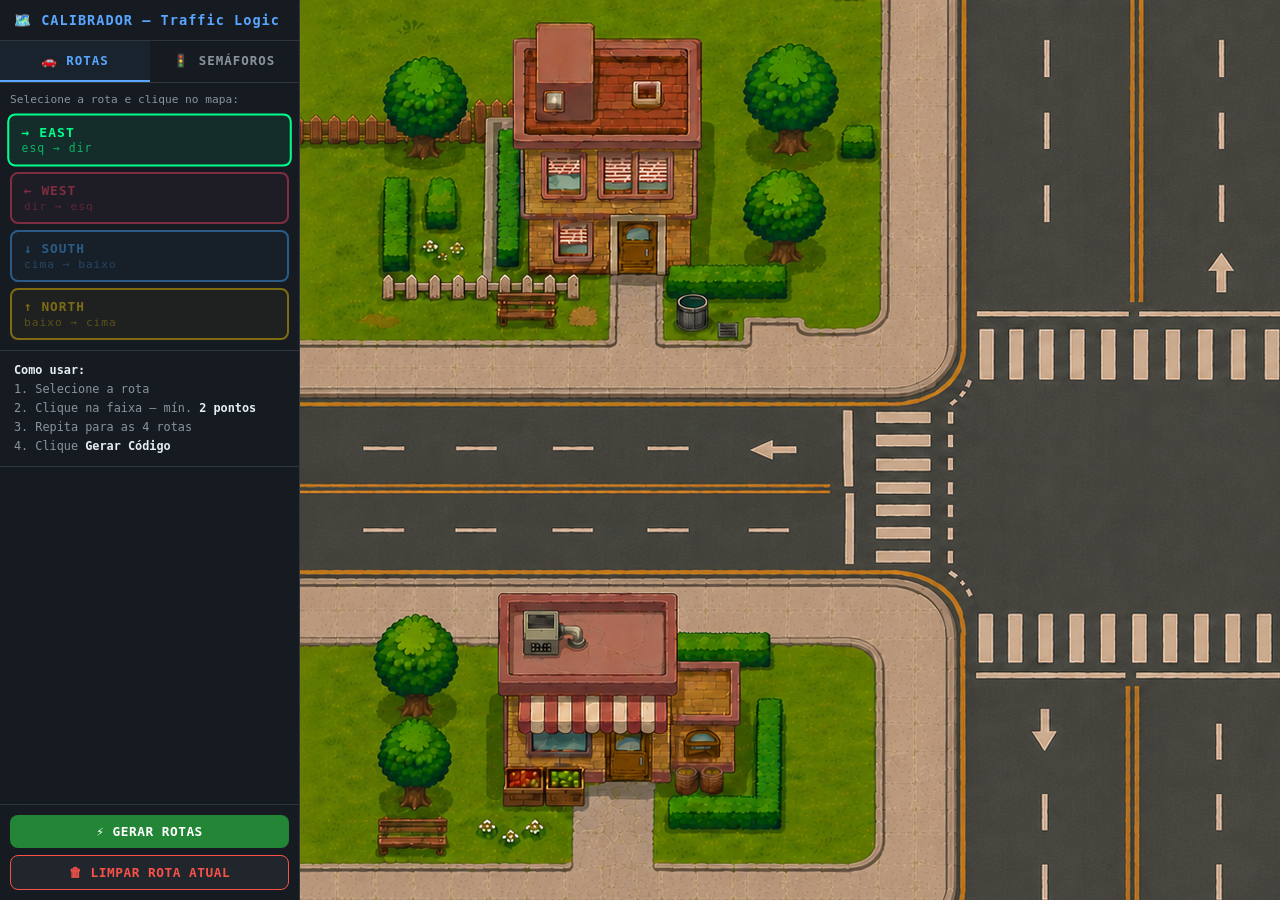
<file: calibrar rotas.html>
<!DOCTYPE html>
<html lang="pt-BR">
<head>
  <meta charset="UTF-8"/>
  <title>Calibrador — Traffic Logic</title>
  <style>
    * { box-sizing: border-box; margin: 0; padding: 0; }
    body { background: #0d1117; color: #e6edf3; font-family: monospace; display: flex; height: 100vh; overflow: hidden; }

    #painel {
      width: 300px; flex-shrink: 0;
      background: #161b22; border-right: 1px solid #30363d;
      display: flex; flex-direction: column; overflow: hidden;
    }

    /* Abas */
    .tabs { display: flex; border-bottom: 1px solid #30363d; }
    .tab {
      flex: 1; padding: 12px; text-align: center; cursor: pointer;
      font-size: 0.78rem; font-weight: bold; letter-spacing: 1px;
      color: #8b949e; border-bottom: 2px solid transparent;
      transition: all 0.15s;
    }
    .tab.ativo { color: #58a6ff; border-bottom-color: #58a6ff; background: rgba(88,166,255,0.05); }

    .tab-content { display: none; flex-direction: column; flex: 1; overflow: hidden; }
    .tab-content.ativo { display: flex; }

    /* Botões de rota/semáforo */
    #controles, #controles-sem { padding: 10px; border-bottom: 1px solid #30363d; display: flex; flex-direction: column; gap: 6px; }

    .item-btn {
      padding: 9px 12px; border-radius: 8px; border: 2px solid transparent;
      cursor: pointer; font-family: monospace; font-size: 0.8rem; font-weight: bold;
      letter-spacing: 1px; transition: all 0.15s; text-align: left;
    }
    .item-btn small { font-weight: normal; opacity: 0.65; display: block; font-size: 0.7rem; margin-top: 2px; }
    .item-btn.ativo { opacity: 1 !important; transform: scale(1.02); }
    .item-btn:not(.ativo) { opacity: 0.45; }

    .btn-EAST   { background: rgba(0,255,136,0.08);  border-color: #00ff88; color: #00ff88; }
    .btn-WEST   { background: rgba(255,68,102,0.08); border-color: #ff4466; color: #ff4466; }
    .btn-SOUTH  { background: rgba(68,170,255,0.08); border-color: #44aaff; color: #44aaff; }
    .btn-NORTH  { background: rgba(255,204,0,0.08);  border-color: #ffcc00; color: #ffcc00; }
    .btn-SEM    { background: rgba(255,180,0,0.08);  border-color: #ffb400; color: #ffb400; }
    .btn-SEM.ativo { border-color: #ffb400; }

    #instrucao, #instrucao-sem {
      padding: 10px 14px; font-size: 0.74rem; color: #8b949e;
      line-height: 1.6; border-bottom: 1px solid #30363d;
    }
    #instrucao strong, #instrucao-sem strong { color: #e6edf3; }

    #pontos-lista, #sem-lista { flex: 1; overflow-y: auto; padding: 10px; }

    .ponto-item {
      display: flex; justify-content: space-between; align-items: center;
      padding: 5px 9px; margin-bottom: 4px;
      background: #0d1117; border-radius: 6px; font-size: 0.78rem;
    }
    .ponto-item .coord { color: #79c0ff; }
    .ponto-item .del { background: none; border: none; color: #f85149; cursor: pointer; font-size: 1rem; padding: 0 4px; }

    .sem-item {
      display: flex; justify-content: space-between; align-items: center;
      padding: 7px 10px; margin-bottom: 5px;
      background: #0d1117; border-radius: 8px; font-size: 0.78rem;
      border: 1px solid #21262d;
    }
    .sem-item .sem-label { color: #ffb400; font-weight: bold; }
    .sem-item .sem-coord { color: #79c0ff; font-size: 0.72rem; margin-top: 2px; }
    .sem-item .del { background: none; border: none; color: #f85149; cursor: pointer; font-size: 1rem; padding: 0 4px; }

    #acoes, #acoes-sem {
      padding: 10px; display: flex; flex-direction: column; gap: 7px;
      border-top: 1px solid #30363d;
    }
    .btn-acao {
      padding: 9px; border-radius: 8px; border: none; cursor: pointer;
      font-family: monospace; font-size: 0.8rem; font-weight: bold; letter-spacing: 0.5px;
    }
    .btn-gerar   { background: #238636; color: #fff; }
    .btn-limpar  { background: #21262d; color: #f85149; border: 1px solid #f85149; }
    .btn-acao:hover { filter: brightness(1.2); }

    /* Mapa */
    #mapa-area { flex: 1; position: relative; overflow: auto; background: #000; }
    #mapa-container { position: relative; display: inline-block; cursor: crosshair; }
    #mapa-img { display: block; max-none: none; }
    #overlay { position: absolute; top: 0; left: 0; pointer-events: none; }

    /* Modal output */
    #output-modal {
      display: none; position: fixed; inset: 0;
      background: rgba(0,0,0,0.82); z-index: 999;
      align-items: center; justify-content: center;
    }
    #output-modal.vis { display: flex; }
    #output-box {
      background: #161b22; border: 1px solid #30363d; border-radius: 12px;
      padding: 22px; width: min(900px, 95vw); max-height: 82vh;
      display: flex; flex-direction: column; gap: 10px;
    }
    #output-box h2 { color: #58a6ff; font-size: 0.92rem; }
    #output-code {
      flex: 1; overflow-y: auto; background: #0d1117; border: 1px solid #30363d;
      border-radius: 8px; padding: 14px; font-size: 0.8rem; line-height: 1.6;
      color: #e6edf3; white-space: pre;
    }
    #output-btns { display: flex; gap: 8px; }
    .btn-copiar { background: #1f6feb; color: #fff; border: none; border-radius: 8px; padding: 9px 18px; cursor: pointer; font-family: monospace; font-weight: bold; }
    .btn-fechar { background: #21262d; color: #e6edf3; border: 1px solid #30363d; border-radius: 8px; padding: 9px 18px; cursor: pointer; font-family: monospace; }

    /* Cursor de semáforo */
    #mapa-container.modo-sem { cursor: cell; }
  </style>
</head>
<body>

<div id="painel">
  <h1 style="padding:12px 14px;font-size:0.85rem;color:#58a6ff;border-bottom:1px solid #30363d;letter-spacing:1px;">🗺️ CALIBRADOR — Traffic Logic</h1>

  <!-- Abas -->
  <div class="tabs">
    <div class="tab ativo" onclick="mudarAba('rotas')">🚗 ROTAS</div>
    <div class="tab"       onclick="mudarAba('semaforos')">🚦 SEMÁFOROS</div>
  </div>

  <!-- ABA ROTAS -->
  <div class="tab-content ativo" id="aba-rotas">
    <div id="controles">
      <p style="font-size:0.7rem;color:#8b949e;margin-bottom:2px;">Selecione a rota e clique no mapa:</p>
      <button class="item-btn btn-EAST  ativo" onclick="selecionarRota('EAST') ">→ EAST  <small>esq → dir</small></button>
      <button class="item-btn btn-WEST"        onclick="selecionarRota('WEST') ">← WEST  <small>dir → esq</small></button>
      <button class="item-btn btn-SOUTH"       onclick="selecionarRota('SOUTH')">↓ SOUTH <small>cima → baixo</small></button>
      <button class="item-btn btn-NORTH"       onclick="selecionarRota('NORTH')">↑ NORTH <small>baixo → cima</small></button>
    </div>
    <div id="instrucao">
      <strong>Como usar:</strong><br>
      1. Selecione a rota<br>
      2. Clique na faixa — mín. <strong>2 pontos</strong><br>
      3. Repita para as 4 rotas<br>
      4. Clique <strong>Gerar Código</strong>
    </div>
    <div id="pontos-lista"></div>
    <div id="acoes">
      <button class="btn-acao btn-gerar"  onclick="gerarCodigoRotas()">⚡ GERAR ROTAS</button>
      <button class="btn-acao btn-limpar" onclick="limparRota()">🗑 LIMPAR ROTA ATUAL</button>
    </div>
  </div>

  <!-- ABA SEMÁFOROS -->
  <div class="tab-content" id="aba-semaforos">
    <div id="controles-sem">
      <p style="font-size:0.7rem;color:#8b949e;margin-bottom:2px;">Selecione o semáforo e clique no mapa:</p>
      <button class="item-btn btn-SOUTH ativo" onclick="selecionarSem('SOUTH','1')">↓ SOUTH — Grupo 1 <small>entrada de cima</small></button>
      <button class="item-btn btn-NORTH"       onclick="selecionarSem('NORTH','1')">↑ NORTH — Grupo 1 <small>entrada de baixo</small></button>
      <button class="item-btn btn-EAST"        onclick="selecionarSem('EAST', '2')">→ EAST  — Grupo 2 <small>entrada da esquerda</small></button>
      <button class="item-btn btn-WEST"        onclick="selecionarSem('WEST', '2')">← WEST  — Grupo 2 <small>entrada da direita</small></button>
    </div>
    <div id="instrucao-sem">
      <strong>Como usar:</strong><br>
      1. Selecione o semáforo<br>
      2. Clique <strong>1 vez</strong> no local exato<br>
      3. Repita para os 4 semáforos<br>
      4. Clique <strong>Gerar Código</strong>
    </div>
    <div id="sem-lista"></div>
    <div id="acoes-sem">
      <button class="btn-acao btn-gerar"  onclick="gerarCodigoSem()">⚡ GERAR SEMÁFOROS</button>
      <button class="btn-acao btn-limpar" onclick="limparSem()">🗑 LIMPAR SELECIONADO</button>
    </div>
  </div>
</div>

<!-- Mapa -->
<div id="mapa-area">
  <div id="mapa-container">
    <img id="mapa-img" src="assets/img/mapas/mapa1.png" alt="mapa"/>
    <canvas id="overlay"></canvas>
  </div>
</div>

<!-- Modal -->
<div id="output-modal">
  <div id="output-box">
    <h2 id="output-titulo">📋 Código gerado</h2>
    <pre id="output-code"></pre>
    <div id="output-btns">
      <button class="btn-copiar" onclick="copiarCodigo()">📋 COPIAR</button>
      <button class="btn-fechar" onclick="fecharModal()">FECHAR</button>
    </div>
  </div>
</div>

<script>
// ── Estado ──────────────────────────────────
const CORES_ROTA = { EAST:'#00ff88', WEST:'#ff4466', SOUTH:'#44aaff', NORTH:'#ffcc00' };
const ROTAS  = { EAST:[], WEST:[], SOUTH:[], NORTH:[] };
const SEMS   = { SOUTH: null, NORTH: null, EAST: null, WEST: null };
const SEM_GRUPOS = { SOUTH:'1', NORTH:'1', EAST:'2', WEST:'2' };

let rotaAtiva = 'EAST';
let semAtivo  = 'SOUTH';
let abaAtiva  = 'rotas';

const mapaImg   = document.getElementById('mapa-img');
const overlay   = document.getElementById('overlay');
const ctx       = overlay.getContext('2d');
const container = document.getElementById('mapa-container');

// ── Canvas ───────────────────────────────────
mapaImg.onload = () => {
  overlay.width  = mapaImg.naturalWidth;
  overlay.height = mapaImg.naturalHeight;
  overlay.style.width  = mapaImg.offsetWidth  + 'px';
  overlay.style.height = mapaImg.offsetHeight + 'px';
  redesenhar();
};
if (mapaImg.complete) {
  overlay.width  = mapaImg.naturalWidth;
  overlay.height = mapaImg.naturalHeight;
}
window.addEventListener('resize', () => {
  overlay.style.width  = mapaImg.offsetWidth  + 'px';
  overlay.style.height = mapaImg.offsetHeight + 'px';
});

// ── Clique no mapa ───────────────────────────
container.addEventListener('click', e => {
  const rect   = mapaImg.getBoundingClientRect();
  const scaleX = mapaImg.naturalWidth  / mapaImg.offsetWidth;
  const scaleY = mapaImg.naturalHeight / mapaImg.offsetHeight;
  const x = Math.round((e.clientX - rect.left)  * scaleX);
  const y = Math.round((e.clientY - rect.top)   * scaleY);

  if (abaAtiva === 'rotas') {
    ROTAS[rotaAtiva].push({ x, y });
    atualizarListaRotas();
  } else {
    SEMS[semAtivo] = { x, y };
    atualizarListaSems();
  }
  redesenhar();
});

// ── Abas ─────────────────────────────────────
function mudarAba(aba) {
  abaAtiva = aba;
  document.querySelectorAll('.tab').forEach((t,i) => t.classList.toggle('ativo', (i===0&&aba==='rotas')||(i===1&&aba==='semaforos')));
  document.getElementById('aba-rotas').classList.toggle('ativo', aba==='rotas');
  document.getElementById('aba-semaforos').classList.toggle('ativo', aba==='semaforos');
  container.classList.toggle('modo-sem', aba==='semaforos');
  redesenhar();
}

// ── Rotas ─────────────────────────────────────
function selecionarRota(r) {
  rotaAtiva = r;
  document.querySelectorAll('#controles .item-btn').forEach(b => b.classList.remove('ativo'));
  document.querySelector('.btn-' + r).classList.add('ativo');
  atualizarListaRotas();
}

function atualizarListaRotas() {
  const lista = document.getElementById('pontos-lista');
  const pts   = ROTAS[rotaAtiva];
  if (!pts.length) { lista.innerHTML = `<p style="color:#8b949e;font-size:0.74rem;padding:8px">Nenhum ponto para ${rotaAtiva}</p>`; return; }
  lista.innerHTML = pts.map((p,i) => `
    <div class="ponto-item">
      <span style="color:${CORES_ROTA[rotaAtiva]}">WP${i}</span>
      <span class="coord">x:${p.x} y:${p.y}</span>
      <button class="del" onclick="removerPonto(${i})">✕</button>
    </div>`).join('');
}

function removerPonto(i) { ROTAS[rotaAtiva].splice(i,1); atualizarListaRotas(); redesenhar(); }
function limparRota()     { ROTAS[rotaAtiva]=[]; atualizarListaRotas(); redesenhar(); }

// ── Semáforos ─────────────────────────────────
function selecionarSem(dir, grupo) {
  semAtivo = dir;
  document.querySelectorAll('#controles-sem .item-btn').forEach(b => b.classList.remove('ativo'));
  event.currentTarget.classList.add('ativo');
  atualizarListaSems();
}

function atualizarListaSems() {
  const lista = document.getElementById('sem-lista');
  const entradas = Object.entries(SEMS);
  if (entradas.every(([,v]) => !v)) {
    lista.innerHTML = `<p style="color:#8b949e;font-size:0.74rem;padding:8px">Nenhum semáforo posicionado ainda</p>`;
    return;
  }
  lista.innerHTML = entradas.map(([dir, pos]) => pos ? `
    <div class="sem-item">
      <div>
        <div class="sem-label">SEM_${dir} (G${SEM_GRUPOS[dir]})</div>
        <div class="sem-coord">x:${pos.x} y:${pos.y}</div>
      </div>
      <button class="del" onclick="removerSem('${dir}')">✕</button>
    </div>` : '').join('');
}

function removerSem(dir) { SEMS[dir]=null; atualizarListaSems(); redesenhar(); }
function limparSem()      { SEMS[semAtivo]=null; atualizarListaSems(); redesenhar(); }

// ── Redesenhar ────────────────────────────────
function redesenhar() {
  ctx.clearRect(0, 0, overlay.width, overlay.height);

  // Rotas
  Object.entries(ROTAS).forEach(([dir, pts]) => {
    if (!pts.length) return;
    const cor = CORES_ROTA[dir];
    ctx.strokeStyle = cor; ctx.lineWidth = 3; ctx.setLineDash([10,6]);
    ctx.beginPath();
    pts.forEach((p,i) => i===0 ? ctx.moveTo(p.x,p.y) : ctx.lineTo(p.x,p.y));
    ctx.stroke(); ctx.setLineDash([]);
    pts.forEach((p,i) => {
      ctx.beginPath(); ctx.arc(p.x,p.y,8,0,Math.PI*2);
      ctx.fillStyle=cor; ctx.fill();
      ctx.fillStyle='#000'; ctx.font='bold 11px monospace';
      ctx.textAlign='center'; ctx.textBaseline='middle';
      ctx.fillText(i,p.x,p.y);
    });
    if (pts[0]) {
      ctx.fillStyle=cor; ctx.font='bold 13px monospace';
      ctx.textAlign='left'; ctx.textBaseline='top';
      ctx.fillText(dir, pts[0].x+12, pts[0].y-20);
    }
  });

  // Semáforos
  Object.entries(SEMS).forEach(([dir, pos]) => {
    if (!pos) return;
    const cor = '#ffb400';
    // Círculo externo
    ctx.beginPath(); ctx.arc(pos.x, pos.y, 16, 0, Math.PI*2);
    ctx.fillStyle = 'rgba(255,180,0,0.2)'; ctx.fill();
    ctx.strokeStyle = cor; ctx.lineWidth = 2.5; ctx.stroke();
    // Ícone 🚦 simulado: 3 bolinhas
    [0,1,2].forEach(i => {
      ctx.beginPath(); ctx.arc(pos.x, pos.y - 10 + i*10, 3, 0, Math.PI*2);
      ctx.fillStyle = i===0?'#e74c3c':i===1?'#f0a500':'#27ae60'; ctx.fill();
    });
    // Label
    ctx.fillStyle = cor; ctx.font = 'bold 12px monospace';
    ctx.textAlign = 'center'; ctx.textBaseline = 'top';
    ctx.fillText(`SEM_${dir}`, pos.x, pos.y + 20);
    ctx.fillStyle = 'rgba(255,180,0,0.7)'; ctx.font = '10px monospace';
    ctx.fillText(`G${SEM_GRUPOS[dir]}`, pos.x, pos.y + 33);
  });
}

// ── Gerar código ──────────────────────────────
function gerarCodigoRotas() {
  const vazias = Object.entries(ROTAS).filter(([,pts]) => pts.length < 2).map(([d]) => d);
  if (vazias.length) { alert(`Precisam de ≥2 pontos:\n${vazias.join(', ')}`); return; }

  const labels = { EAST:'→ Oeste para Leste', WEST:'← Leste para Oeste', SOUTH:'↓ Norte para Sul', NORTH:'↑ Sul para Norte' };
  const linhas = ['const ROTAS_MAPA = {', '  1: ['];
  Object.entries(ROTAS).forEach(([dir,pts],idx,arr) => {
    linhas.push(`    // ${labels[dir]}`);
    linhas.push(`    { direcao: '${dir}', waypoints: [`);
    pts.forEach((p,i) => linhas.push(`      { x: ${p.x}, y: ${p.y} }${i<pts.length-1?',':''}`));
    linhas.push(`    ] }${idx<arr.length-1?',':''}`);
  });
  linhas.push('  ]', '};');

  document.getElementById('output-titulo').textContent = '📋 Cole no game.js — substitui ROTAS_MAPA';
  document.getElementById('output-code').textContent = linhas.join('\n');
  document.getElementById('output-modal').classList.add('vis');
}

function gerarCodigoSem() {
  const faltando = Object.entries(SEMS).filter(([,v]) => !v).map(([d]) => d);
  if (faltando.length) { alert(`Faltam posições para:\n${faltando.join(', ')}`); return; }

  const estadoInicial = { SOUTH:'green', NORTH:'green', EAST:'red', WEST:'red' };
  const linhas = ['const SEMAFOROS_MAPA = {', '  1: ['];
  Object.entries(SEMS).forEach(([dir,pos],idx,arr) => {
    const virgula = idx < arr.length-1 ? ',' : '';
    linhas.push(`    { id: 'SEM_${dir}', controla: '${dir}', grupo: ${SEM_GRUPOS[dir]}, x: ${pos.x}, y: ${pos.y}, estado: '${estadoInicial[dir]}' }${virgula}`);
  });
  linhas.push('  ]', '};');

  document.getElementById('output-titulo').textContent = '📋 Cole no game.js — substitui SEMAFOROS_MAPA';
  document.getElementById('output-code').textContent = linhas.join('\n');
  document.getElementById('output-modal').classList.add('vis');
}

function copiarCodigo() {
  navigator.clipboard.writeText(document.getElementById('output-code').textContent).then(() => {
    const btn = document.querySelector('.btn-copiar');
    btn.textContent = '✅ COPIADO!';
    setTimeout(() => btn.textContent = '📋 COPIAR', 2000);
  });
}
function fecharModal() { document.getElementById('output-modal').classList.remove('vis'); }
</script>
</body>
</html>
</file>
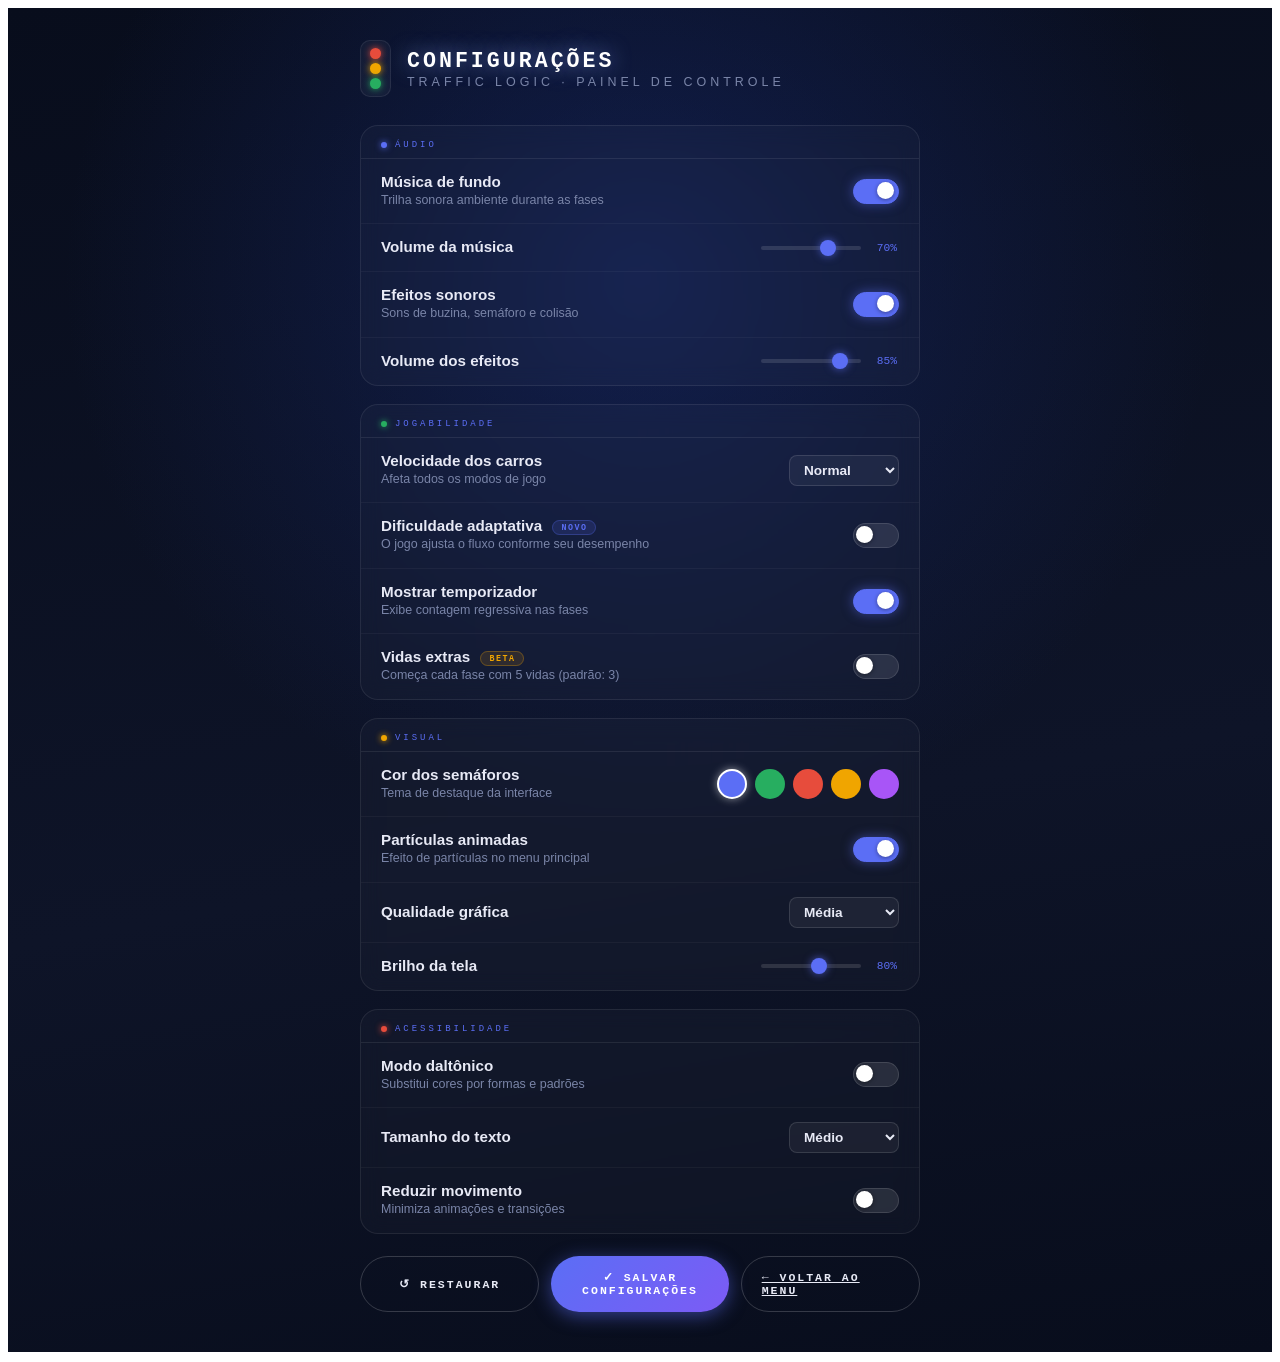
<file: Tl_config.html>
<!DOCTYPE html>
<html lang="pt-BR">
<head>
    <meta charset="UTF-8">
    <meta name="viewport" content="width=device-width, initial-scale=1.0">
    <title>Configurações - Traffic Logic</title>

    <link rel="stylesheet" href="assets/css/configuracoes.css">

    <link href="https://fonts.googleapis.com/css2?family=Orbitron:wght@700;900&family=Rajdhani:wght@400;500;600&display=swap";
  >
</head>
<body>  
  <div class="tl-wrap">
    <div class="cfg-inner">
  
      <div class="cfg-header">
        <div class="semaforo">
          <span class="s-light red"></span>
          <span class="s-light yellow"></span>
          <span class="s-light green"></span>
        </div>
        <div class="cfg-title-block">
          <h2>CONFIGURAÇÕES</h2>
          <p>Traffic Logic · Painel de controle</p>
        </div>
      </div>
  
      <!-- ÁUDIO -->
      <div class="cfg-section">
        <div class="section-label"><span class="section-label-dot"></span>ÁUDIO</div>
  
        <div class="cfg-row">
          <div class="cfg-row-left">
            <div class="row-name">Música de fundo</div>
            <div class="row-desc">Trilha sonora ambiente durante as fases</div>
          </div>
          <label class="toggle">
            <input type="checkbox" id="tog-music" checked onchange="syncSlider(this,'vol-music')">
            <span class="toggle-track"></span>
            <span class="toggle-thumb"></span>
          </label>
        </div>
  
        <div class="cfg-row">
          <div class="cfg-row-left">
            <div class="row-name">Volume da música</div>
          </div>
          <div class="cfg-slider-wrap">
            <input type="range" class="cfg-slider" id="vol-music" min="0" max="100" value="70" step="1" oninput="updateVal(this,'val-music')">
            <span class="slider-val" id="val-music">70%</span>
          </div>
        </div>
  
        <div class="cfg-row">
          <div class="cfg-row-left">
            <div class="row-name">Efeitos sonoros</div>
            <div class="row-desc">Sons de buzina, semáforo e colisão</div>
          </div>
          <label class="toggle">
            <input type="checkbox" id="tog-sfx" checked>
            <span class="toggle-track"></span>
            <span class="toggle-thumb"></span>
          </label>
        </div>
  
        <div class="cfg-row">
          <div class="cfg-row-left">
            <div class="row-name">Volume dos efeitos</div>
          </div>
          <div class="cfg-slider-wrap">
            <input type="range" class="cfg-slider" id="vol-sfx" min="0" max="100" value="85" step="1" oninput="updateVal(this,'val-sfx')">
            <span class="slider-val" id="val-sfx">85%</span>
          </div>
        </div>
      </div>
  
      <!-- JOGABILIDADE -->
      <div class="cfg-section">
        <div class="section-label"><span class="section-label-dot" style="background:var(--green);box-shadow:0 0 6px var(--green)"></span>JOGABILIDADE</div>
  
        <div class="cfg-row">
          <div class="cfg-row-left">
            <div class="row-name">Velocidade dos carros</div>
            <div class="row-desc">Afeta todos os modos de jogo</div>
          </div>
          <select class="cfg-select" id="sel-speed">
            <option value="slow">Lenta</option>
            <option value="normal" selected>Normal</option>
            <option value="fast">Rápida</option>
            <option value="insane">Insana</option>
          </select>
        </div>
  
        <div class="cfg-row">
          <div class="cfg-row-left">
            <div class="row-name">Dificuldade adaptativa <span class="tag-badge tag-new">NOVO</span></div>
            <div class="row-desc">O jogo ajusta o fluxo conforme seu desempenho</div>
          </div>
          <label class="toggle">
            <input type="checkbox" id="tog-adaptive">
            <span class="toggle-track"></span>
            <span class="toggle-thumb"></span>
          </label>
        </div>
  
        <div class="cfg-row">
          <div class="cfg-row-left">
            <div class="row-name">Mostrar temporizador</div>
            <div class="row-desc">Exibe contagem regressiva nas fases</div>
          </div>
          <label class="toggle">
            <input type="checkbox" id="tog-timer" checked>
            <span class="toggle-track"></span>
            <span class="toggle-thumb"></span>
          </label>
        </div>
  
        <div class="cfg-row">
          <div class="cfg-row-left">
            <div class="row-name">Vidas extras <span class="tag-badge tag-exp">BETA</span></div>
            <div class="row-desc">Começa cada fase com 5 vidas (padrão: 3)</div>
          </div>
          <label class="toggle">
            <input type="checkbox" id="tog-lives">
            <span class="toggle-track"></span>
            <span class="toggle-thumb"></span>
          </label>
        </div>
      </div>
  
      <!-- VISUAL -->
      <div class="cfg-section">
        <div class="section-label"><span class="section-label-dot" style="background:var(--yellow);box-shadow:0 0 6px var(--yellow)"></span>VISUAL</div>
  
        <div class="cfg-row">
          <div class="cfg-row-left">
            <div class="row-name">Cor dos semáforos</div>
            <div class="row-desc">Tema de destaque da interface</div>
          </div>
          <div class="color-row" id="color-chips">
            <span class="color-chip active" style="background:#5b6ef5" data-color="blue" onclick="pickColor(this)"></span>
            <span class="color-chip" style="background:#27ae60" data-color="green" onclick="pickColor(this)"></span>
            <span class="color-chip" style="background:#e74c3c" data-color="red" onclick="pickColor(this)"></span>
            <span class="color-chip" style="background:#f0a500" data-color="yellow" onclick="pickColor(this)"></span>
            <span class="color-chip" style="background:#a855f7" data-color="purple" onclick="pickColor(this)"></span>
          </div>
        </div>
  
        <div class="cfg-row">
          <div class="cfg-row-left">
            <div class="row-name">Partículas animadas</div>
            <div class="row-desc">Efeito de partículas no menu principal</div>
          </div>
          <label class="toggle">
            <input type="checkbox" id="tog-particles" checked>
            <span class="toggle-track"></span>
            <span class="toggle-thumb"></span>
          </label>
        </div>
  
        <div class="cfg-row">
          <div class="cfg-row-left">
            <div class="row-name">Qualidade gráfica</div>
          </div>
          <select class="cfg-select" id="sel-quality">
            <option value="low">Baixa</option>
            <option value="med" selected>Média</option>
            <option value="high">Alta</option>
          </select>
        </div>
  
        <div class="cfg-row">
          <div class="cfg-row-left">
            <div class="row-name">Brilho da tela</div>
          </div>
          <div class="cfg-slider-wrap">
            <input type="range" class="cfg-slider" id="bri" min="50" max="100" value="80" step="1" oninput="updateVal(this,'val-bri')">
            <span class="slider-val" id="val-bri">80%</span>
          </div>
        </div>
      </div>
  
      <!-- ACESSIBILIDADE -->
      <div class="cfg-section">
        <div class="section-label"><span class="section-label-dot" style="background:var(--red);box-shadow:0 0 6px var(--red)"></span>ACESSIBILIDADE</div>
  
        <div class="cfg-row">
          <div class="cfg-row-left">
            <div class="row-name">Modo daltônico</div>
            <div class="row-desc">Substitui cores por formas e padrões</div>
          </div>
          <label class="toggle">
            <input type="checkbox" id="tog-colorblind">
            <span class="toggle-track"></span>
            <span class="toggle-thumb"></span>
          </label>
        </div>
  
        <div class="cfg-row">
          <div class="cfg-row-left">
            <div class="row-name">Tamanho do texto</div>
          </div>
          <select class="cfg-select" id="sel-font">
            <option value="sm">Pequeno</option>
            <option value="md" selected>Médio</option>
            <option value="lg">Grande</option>
          </select>
        </div>
  
        <div class="cfg-row">
          <div class="cfg-row-left">
            <div class="row-name">Reduzir movimento</div>
            <div class="row-desc">Minimiza animações e transições</div>
          </div>
          <label class="toggle">
            <input type="checkbox" id="tog-motion">
            <span class="toggle-track"></span>
            <span class="toggle-thumb"></span>
          </label>
        </div>
      </div>
  
      <div class="btn-row">
        <button class="btn-cfg btn-reset" onclick="resetSettings()">↺ RESTAURAR</button>
        <button class="btn-cfg btn-save" onclick="saveSettings()">✓ SALVAR CONFIGURAÇÕES</button>
        <a href="index.html" class="btn-cfg btn-reset">
            ← VOLTAR AO MENU
        </a>
      </div>
  
    </div>
  
    <div class="toast" id="toast"></div>
  </div>
  
  <script>
    function updateVal(slider, outId) {
      document.getElementById(outId).textContent = slider.value + '%';
    }
  
    function syncSlider(toggle, sliderId) {
      const s = document.getElementById(sliderId);
      if (s) s.disabled = !toggle.checked;
    }
  
    function pickColor(el) {
      document.querySelectorAll('.color-chip').forEach(c => c.classList.remove('active'));
      el.classList.add('active');
    }
  
    function showToast(msg, color) {
      const t = document.getElementById('toast');
      t.textContent = msg;
      t.style.background = color === 'green'
        ? 'rgba(39,174,96,0.12)' : 'rgba(231,76,60,0.12)';
      t.style.borderColor = color === 'green'
        ? 'rgba(39,174,96,0.4)' : 'rgba(231,76,60,0.4)';
      t.style.color = color === 'green' ? '#27ae60' : '#e74c3c';
      t.style.boxShadow = color === 'green'
        ? '0 0 20px rgba(39,174,96,0.2)' : '0 0 20px rgba(231,76,60,0.2)';
      t.classList.add('show');
      setTimeout(() => t.classList.remove('show'), 2400);
    }
  
    function saveSettings() {
      showToast('✓  CONFIGURAÇÕES SALVAS', 'green');
    }
  
    function resetSettings() {
      document.getElementById('tog-music').checked = true;
      document.getElementById('tog-sfx').checked = true;
      document.getElementById('tog-adaptive').checked = false;
      document.getElementById('tog-timer').checked = true;
      document.getElementById('tog-lives').checked = false;
      document.getElementById('tog-particles').checked = true;
      document.getElementById('tog-colorblind').checked = false;
      document.getElementById('tog-motion').checked = false;
      document.getElementById('vol-music').value = 70;
      document.getElementById('val-music').textContent = '70%';
      document.getElementById('vol-sfx').value = 85;
      document.getElementById('val-sfx').textContent = '85%';
      document.getElementById('bri').value = 80;
      document.getElementById('val-bri').textContent = '80%';
      document.getElementById('sel-speed').value = 'normal';
      document.getElementById('sel-quality').value = 'med';
      document.getElementById('sel-font').value = 'md';
      document.querySelectorAll('.color-chip').forEach(c => c.classList.remove('active'));
      document.querySelector('.color-chip[data-color="blue"]').classList.add('active');
      showToast('↺  CONFIGURAÇÕES RESTAURADAS', 'red');
    }
  </script>
  <body>
 </html>
</file>
<file: assets/css/configuracoes.css>
.tl-wrap {
      --red: #e74c3c;
      --yellow: #f0a500;
      --green: #27ae60;
      --blue: #5b6ef5;
      --dark: #080d1c;
      --dark2: #0e1428;
      --border: rgba(255,255,255,0.08);
      --text: #e8eaf6;
      --muted: #7a85a8;
      --ff-title: 'Orbitron', monospace;
      --ff-body: 'Rajdhani', sans-serif;
      background: linear-gradient(170deg, #080d1c 0%, #0e1428 60%, #080d1c 100%);
      padding: 32px 20px 40px;
      font-family: var(--ff-body);
      color: var(--text);
      min-height: 100vh;
      position: relative;
      overflow: hidden;
    }
  
    .tl-wrap::before {
      content: '';
      position: absolute;
      inset: 0;
      background: radial-gradient(ellipse 65% 60% at 50% 20%, rgba(25,45,120,0.5) 0%, transparent 70%);
      pointer-events: none;
    }
  
    .cfg-inner {
      max-width: 560px;
      margin: 0 auto;
      position: relative;
      z-index: 1;
      animation: riseIn 0.6s cubic-bezier(.22,1,.36,1) both;
    }
  
    @keyframes riseIn {
      from { opacity: 0; transform: translateY(28px); }
      to   { opacity: 1; transform: translateY(0); }
    }
  
    .cfg-header {
      display: flex;
      align-items: center;
      gap: 16px;
      margin-bottom: 28px;
    }
  
    .semaforo {
      display: flex;
      flex-direction: column;
      gap: 4px;
      background: rgba(255,255,255,0.04);
      border: 1px solid var(--border);
      border-radius: 10px;
      padding: 7px 9px;
      flex-shrink: 0;
    }
  
    .s-light {
      display: block;
      width: 11px; height: 11px;
      border-radius: 50%;
    }
  
    .s-light.red    { background: var(--red);    box-shadow: 0 0 7px var(--red); }
    .s-light.yellow { background: var(--yellow); box-shadow: 0 0 7px var(--yellow); }
    .s-light.green  { background: var(--green);  box-shadow: 0 0 7px var(--green); }
  
    .cfg-title-block h2 {
      font-family: var(--ff-title);
      font-size: 1.35rem;
      font-weight: 700;
      letter-spacing: 3px;
      color: #fff;
      text-shadow: 0 0 20px rgba(140,170,255,0.7);
      margin: 0 0 2px;
    }
  
    .cfg-title-block p {
      font-size: 0.78rem;
      letter-spacing: 4px;
      color: var(--muted);
      text-transform: uppercase;
      margin: 0;
    }
  
    .cfg-section {
      margin-bottom: 18px;
      background: rgba(255,255,255,0.025);
      border: 1px solid var(--border);
      border-radius: 18px;
      overflow: hidden;
      backdrop-filter: blur(10px);
      transition: border-color 0.2s;
    }
  
    .cfg-section:hover {
      border-color: rgba(91,110,245,0.25);
    }
  
    .section-label {
      font-family: var(--ff-title);
      font-size: 0.56rem;
      letter-spacing: 3px;
      color: var(--blue);
      text-transform: uppercase;
      padding: 14px 20px 8px;
      border-bottom: 1px solid var(--border);
      display: flex;
      align-items: center;
      gap: 8px;
    }
  
    .section-label-dot {
      width: 6px; height: 6px;
      border-radius: 50%;
      background: var(--blue);
      box-shadow: 0 0 6px var(--blue);
      flex-shrink: 0;
    }
  
    .cfg-row {
      display: flex;
      align-items: center;
      justify-content: space-between;
      padding: 14px 20px;
      border-bottom: 1px solid rgba(255,255,255,0.04);
      gap: 16px;
      transition: background 0.15s;
    }
  
    .cfg-row:last-child { border-bottom: none; }
    .cfg-row:hover { background: rgba(91,110,245,0.04); }
  
    .cfg-row-left { flex: 1; min-width: 0; }
  
    .row-name {
      font-size: 0.95rem;
      font-weight: 600;
      color: var(--text);
      margin-bottom: 2px;
    }
  
    .row-desc {
      font-size: 0.78rem;
      color: var(--muted);
      line-height: 1.4;
    }
  
    /* Toggle switch */
    .toggle {
      position: relative;
      width: 46px; height: 25px;
      flex-shrink: 0;
      cursor: pointer;
    }
  
    .toggle input { display: none; }
  
    .toggle-track {
      position: absolute;
      inset: 0;
      background: rgba(255,255,255,0.1);
      border: 1px solid rgba(255,255,255,0.12);
      border-radius: 50px;
      transition: background 0.22s, border-color 0.22s;
    }
  
    .toggle-thumb {
      position: absolute;
      top: 3px; left: 3px;
      width: 17px; height: 17px;
      background: #fff;
      border-radius: 50%;
      transition: transform 0.22s cubic-bezier(.22,1,.36,1), background 0.22s;
      box-shadow: 0 1px 4px rgba(0,0,0,0.4);
    }
  
    .toggle input:checked ~ .toggle-track {
      background: var(--blue);
      border-color: var(--blue);
      box-shadow: 0 0 12px rgba(91,110,245,0.5);
    }
  
    .toggle input:checked ~ .toggle-thumb {
      transform: translateX(21px);
      background: #fff;
    }
  
    /* Slider */
    .cfg-slider-wrap {
      display: flex;
      align-items: center;
      gap: 10px;
      flex-shrink: 0;
      width: 140px;
    }
  
    .cfg-slider {
      -webkit-appearance: none;
      appearance: none;
      width: 100px;
      height: 4px;
      border-radius: 2px;
      background: rgba(255,255,255,0.12);
      outline: none;
      cursor: pointer;
      position: relative;
    }
  
    .cfg-slider::-webkit-slider-thumb {
      -webkit-appearance: none;
      width: 16px; height: 16px;
      border-radius: 50%;
      background: var(--blue);
      box-shadow: 0 0 8px rgba(91,110,245,0.7);
      cursor: pointer;
      transition: transform 0.12s;
    }
  
    .cfg-slider::-webkit-slider-thumb:hover { transform: scale(1.2); }
  
    .slider-val {
      font-family: var(--ff-title);
      font-size: 0.7rem;
      color: var(--blue);
      min-width: 24px;
      text-align: right;
    }
  
    /* Select */
    .cfg-select {
      background: rgba(255,255,255,0.05);
      border: 1px solid rgba(255,255,255,0.12);
      border-radius: 8px;
      color: var(--text);
      font-family: var(--ff-body);
      font-size: 0.85rem;
      font-weight: 600;
      padding: 6px 10px;
      cursor: pointer;
      outline: none;
      transition: border-color 0.15s;
      min-width: 110px;
    }
  
    .cfg-select option { background: #0e1428; }
    .cfg-select:focus { border-color: var(--blue); }
  
    /* Color pickers */
    .color-row {
      display: flex;
      gap: 8px;
      flex-shrink: 0;
    }
  
    .color-chip {
      width: 26px; height: 26px;
      border-radius: 50%;
      cursor: pointer;
      border: 2px solid transparent;
      transition: transform 0.15s, border-color 0.15s;
      flex-shrink: 0;
    }
  
    .color-chip:hover { transform: scale(1.15); }
    .color-chip.active { border-color: #fff; box-shadow: 0 0 8px rgba(255,255,255,0.5); }
  
    /* Separator */
    .cfg-sep {
      height: 1px;
      background: var(--border);
      margin: 4px 0;
    }
  
    /* Buttons */
    .btn-row {
      display: flex;
      gap: 12px;
      margin-top: 22px;
    }
  
    .btn-cfg {
      flex: 1;
      padding: 14px 20px;
      border: none;
      border-radius: 50px;
      font-family: var(--ff-title);
      font-size: 0.72rem;
      font-weight: 700;
      letter-spacing: 2px;
      cursor: pointer;
      transition: transform 0.12s, box-shadow 0.12s, filter 0.12s;
    }
  
    .btn-cfg:hover  { transform: translateY(-2px); }
    .btn-cfg:active { transform: scale(0.96); }
  
    .btn-save {
      background: linear-gradient(135deg, #5b6ef5, #7c5bf5);
      color: #fff;
      box-shadow: 0 4px 18px rgba(91,110,245,0.5);
    }
  
    .btn-save:hover { filter: brightness(1.15); box-shadow: 0 8px 28px rgba(91,110,245,0.7); }
  
    .btn-reset {
      background: transparent;
      color: var(--text);
      border: 1.5px solid rgba(255,255,255,0.18);
    }
  
    .btn-reset:hover { border-color: rgba(255,255,255,0.4); background: rgba(255,255,255,0.04); }
  
    /* Toast */
    .toast {
      position: fixed;
      bottom: 28px;
      left: 50%;
      transform: translateX(-50%) translateY(60px);
      background: rgba(39,174,96,0.12);
      border: 1px solid rgba(39,174,96,0.4);
      border-radius: 50px;
      padding: 10px 24px;
      font-family: var(--ff-title);
      font-size: 0.65rem;
      letter-spacing: 2px;
      color: var(--green);
      box-shadow: 0 0 20px rgba(39,174,96,0.2);
      transition: transform 0.35s cubic-bezier(.22,1,.36,1), opacity 0.35s;
      opacity: 0;
      z-index: 100;
      white-space: nowrap;
    }
  
    .toast.show {
      transform: translateX(-50%) translateY(0);
      opacity: 1;
    }
  
    .tag-badge {
      font-family: var(--ff-title);
      font-size: 0.52rem;
      letter-spacing: 1.5px;
      padding: 2px 8px;
      border-radius: 50px;
      margin-left: 6px;
      vertical-align: middle;
    }
  
    .tag-new { background: rgba(91,110,245,0.15); color: var(--blue); border: 1px solid rgba(91,110,245,0.3); }
    .tag-exp { background: rgba(240,165,0,0.12); color: var(--yellow); border: 1px solid rgba(240,165,0,0.3); }

    .btn-voltar{
        background:transparent;
        color:white;
        border:2px solid #4f8cff;
        padding:12px 30px;
        border-radius:30px;
        text-decoration:none;
        font-family:'Orbitron',sans-serif;
        transition:.3s;
    }
    
    .btn-voltar:hover{
        background:#4f8cff;
    }
</file>
